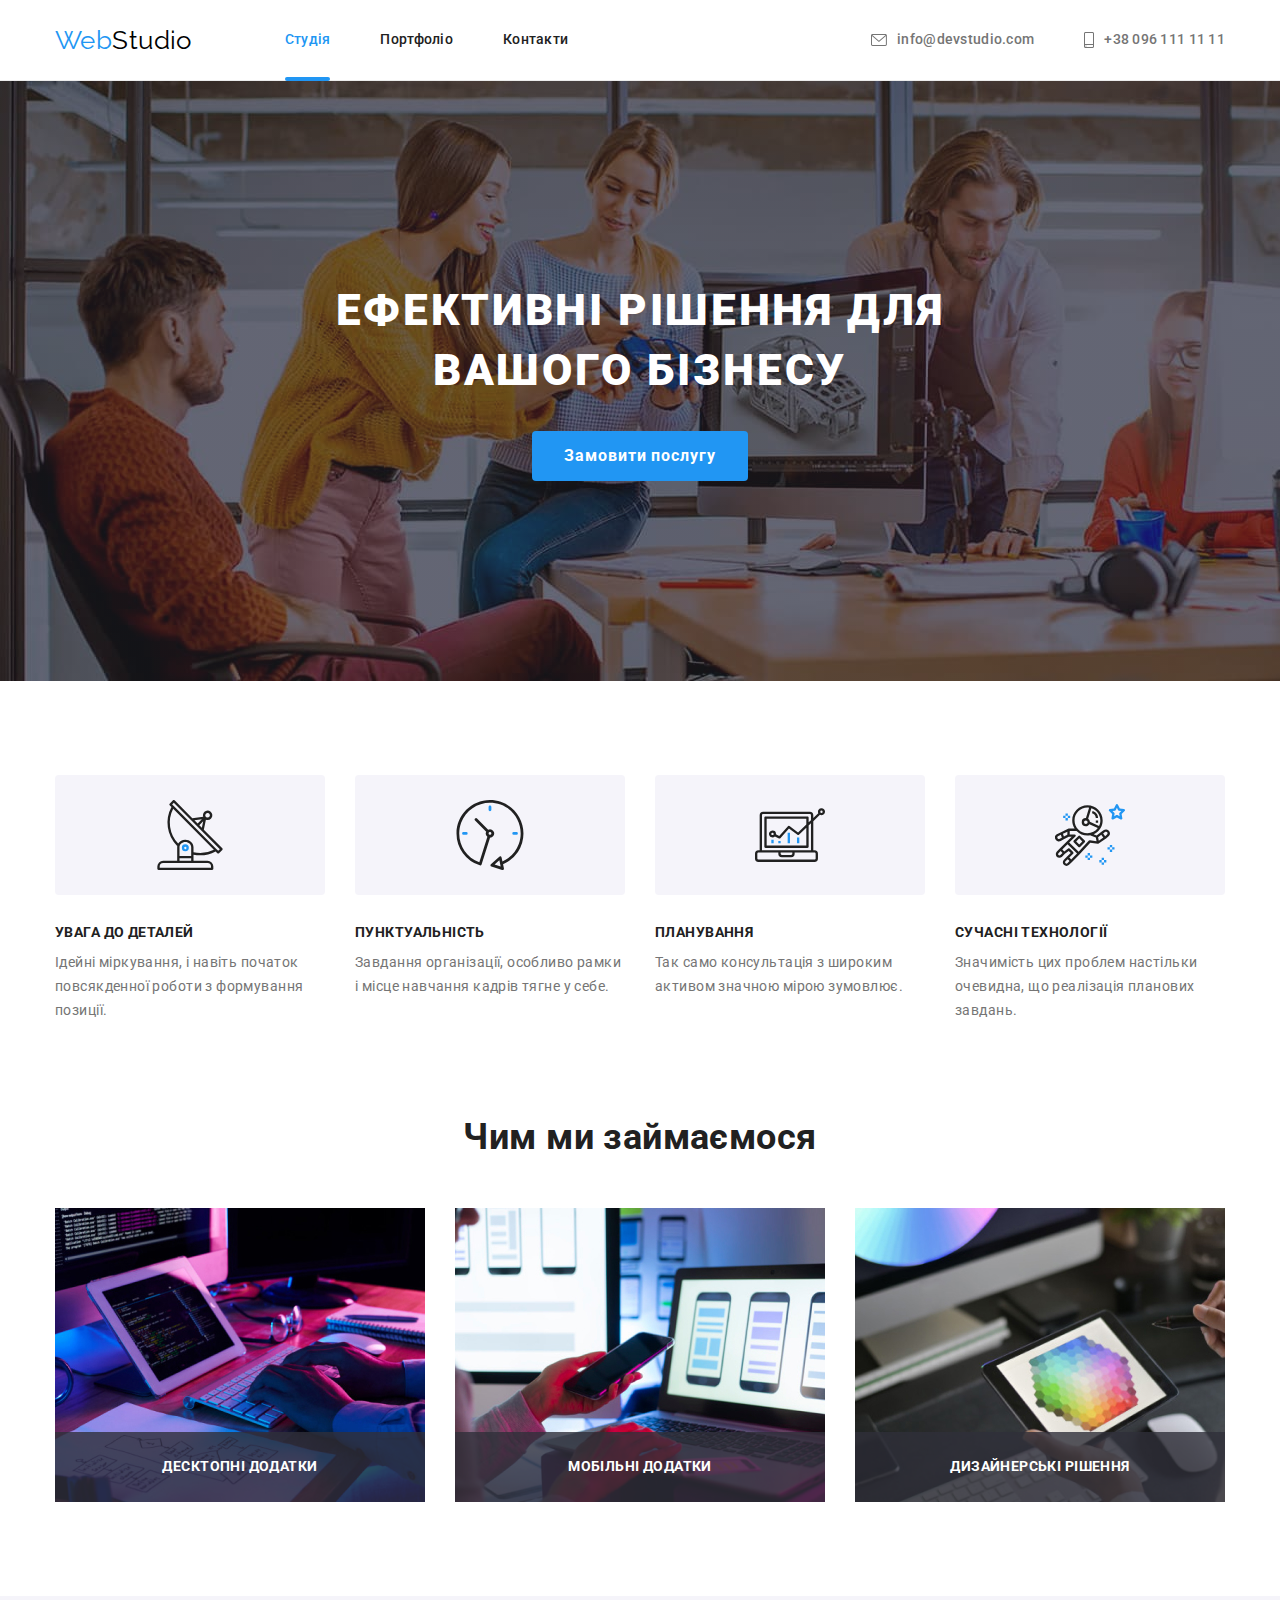
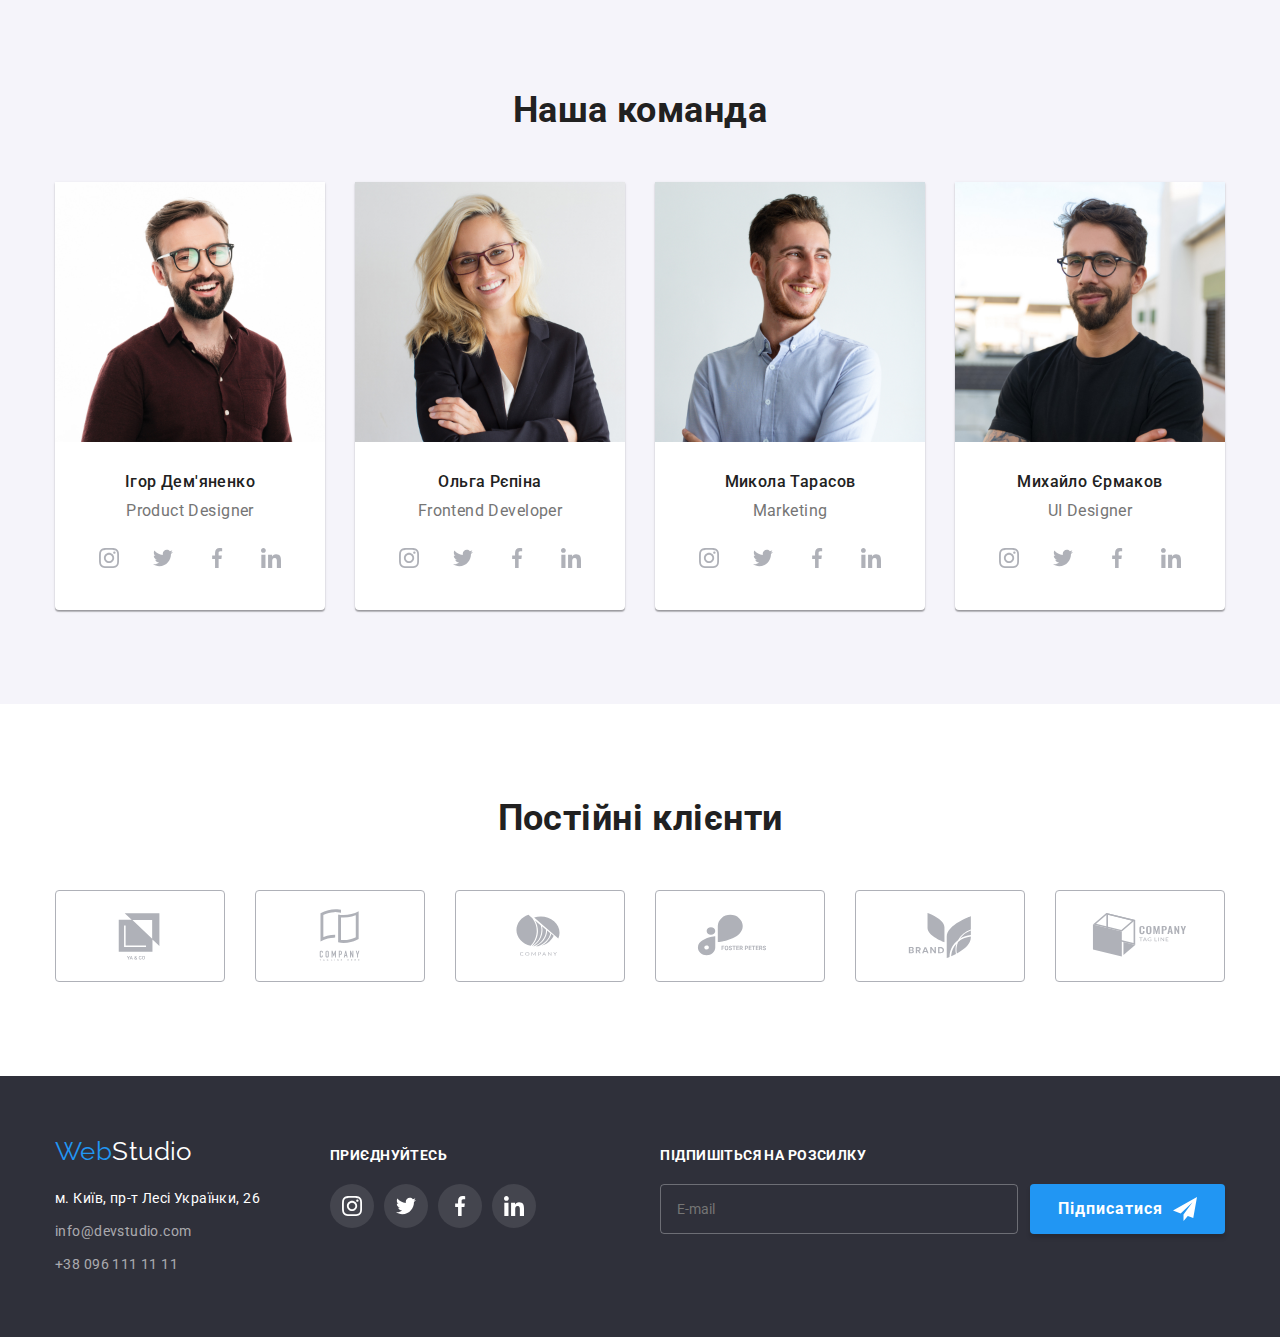
<file: index.html>
<!DOCTYPE html>
<html lang="uk">
	<head>
		<meta charset="UTF-8" />
		<meta http-equiv="X-UA-Compatible" content="IE=edge" />
		<meta name="viewport" content="width=device-width, initial-scale=1.0" />
		<title>Document</title>
		<link rel="preconnect" href="https://fonts.googleapis.com" />
		<link rel="preconnect" href="https://fonts.gstatic.com" crossorigin />
		<link
			href="https://fonts.googleapis.com/css2?family=Raleway:wght@700&family=Roboto:wght@400;500;700;900&display=swap"
			rel="stylesheet"
		/>
		<link
			rel="stylesheet"
			href="https://cdnjs.cloudflare.com/ajax/libs/modern-normalize/1.1.0/modern-normalize.min.css"
		/>
		<link rel="stylesheet" href="./css/style.css" />
	</head>
	<body class="no-scroll">
		<!-- Шапка сайта -->
		<header class="page-header">
			<nav class="conteiner main-nav">
				<a href="./index.html" class="logo link">Web<span class="logo-header">Studio</span></a>

				<ul class="site-nav list">
					<li class="item"><a href="./index.html" class="link current">Студія</a></li>
					<li class="item"><a href="./portfolio.html" class="link">Портфоліо</a></li>
					<li class="item"><a href="#" class="link">Контакти</a></li>
				</ul>
				<ul class="site-con list">
					<li class="site-con-item"
						><a href="mailto:info@devstudio.com" class="mail-item link text"
							><svg viewBox="0 0 43 32" width="16" class="icon">
								<use xlink:href="./images/sprite.svg#icon-envelope"></use></svg
							>info@devstudio.com</a
						></li
					>
					<li class="site-con-item"
						><a href="tel:+380961111111" class="phone-item link text"
							><svg viewBox="0 0 20 32" width="10" class="icon">
								<use xlink:href="./images/sprite.svg#icon-smartphone"></use></svg
							>+38 096 111 11 11</a
						></li
					>
				</ul>
			</nav>
		</header>
		<main>
			<!-- Герой -->
			<section class="hero hero-bg">
				<h1 class="hero-title">Ефективні рішення для вашого бізнесу</h1>
				<!-- <a href="">Замовити послугу</a> -->
				<button type="button" class="button primary" data-modal-open>Замовити послугу</button>
				<div class="backdrop is-hidden" data-modal>
					<div class="modal">
						<button class="modal-btn" data-modal-close>
							<svg viewBox="0 0 32 32" width="18">
								<use xlink:href="./images/sprite.svg#icon-close"></use>
							</svg>
						</button>
						<p class="modal-title">Залиште свої дані, ми вам передзвонимо</p>
						<form action="#" class="modal-form">
							<div class="form-element">
								<label for="name" class="form-label">Ім'я</label>
								<div class="input-wrap">
									<input type="text" id="name" class="form-input" />
									<svg class="modal-icon" viewBox="0 0 32 32" width="18">
										<use xlink:href="./images/sprite.svg#icon-person-black"></use></svg
								></div>
							</div>
							<div class="form-element"
								><label for="telephone" class="form-label">Телефон</label>
								<div class="input-wrap">
									<input type="tel" name="telephone" id="telephone" class="form-input" />

									<svg class="modal-icon" viewBox="0 0 32 32" width="18">
										<use xlink:href="./images/sprite.svg#icon-phone-black"></use></svg></div
							></div>

							<div class="form-element">
								<label for="email" class="form-label">Пошта</label>
								<div class="input-wrap">
									<input type="email" name="email" id="email" class="form-input" />

									<svg class="modal-icon" viewBox="0 0 32 32" width="18">
										<use xlink:href="./images/sprite.svg#icon-email-black"></use></svg></div
							></div>
							<div class="form-element">
								<label for="coment" class="form-label">Коментар</label>
								<textarea name="coment" id="coment" cols="30" rows="10" placeholder="Введіть текст"></textarea>
							</div>
							<div class="form-element-checkbox">
								<label for="checkbox-label" class="checkbox-label"
									><input class="checkbox" name="topik" type="checkbox" id="checkbox-label" /><svg
										class="checkbox-icon"
										viewBox="0 0 34 32"
										width="18"
									>
										<use xlink:href="./images/sprite.svg#icon-check"></use></svg
									>Погоджуюся з розсилкою та приймаю
								</label>
								<a href=""> Умови договору</a>
							</div>

							<button type="submit" class="button">Відправити</button>
						</form>
					</div>
				</div>
			</section>
			<!--feature Skills -->
			<section class="section feature">
				<div class="conteiner">
					<h2 class="visually-hidden">Скіллс</h2>
					<ul class="feature-list list">
						<li class="feature-item icon-one">
							<h3 class="title">УВАГА ДО ДЕТАЛЕЙ</h3>
							<p class="text"> Ідейні міркування, і навіть початок повсякденної роботи з формування позиції. </p>
						</li>
						<li class="feature-item icon-two">
							<h3 class="title">ПУНКТУАЛЬНІСТЬ</h3>
							<p class="text"> Завдання організації, особливо рамки і місце навчання кадрів тягне у себе. </p>
						</li>
						<li class="feature-item icon-three">
							<h3 class="title">ПЛАНУВАННЯ</h3>
							<p class="text"> Так само консультація з широким активом значною мірою зумовлює. </p>
						</li>
						<li class="feature-item icon-foure">
							<h3 class="title">СУЧАСНІ ТЕХНОЛОГІЇ</h3>
							<p class="text"> Значимість цих проблем настільки очевидна, що реалізація планових завдань. </p>
						</li>
					</ul>
				</div>
			</section>
			<!-- Work -->
			<section class="section work">
				<div class="conteiner">
					<h2 class="section-title">Чим ми займаємося</h2>
					<ul class="work-list list">
						<li class="work-item"
							><img src="./images/box1.jpg" alt="кодінг" width="370" />
							<p>Десктопні додатки</p>
						</li>
						<li class="work-item"
							><img src="./images/img.jpg" alt="адаптація" width="370" />
							<p>Мобільні додатки</p>
						</li>
						<li class="work-item"
							><img src="./images/box3.jpg" alt="вибір кольору" width="370" />
							<p>Дизайнерські рішення</p>
						</li>
					</ul>
				</div>
			</section>
			<!-- team -->
			<section class="section team">
				<div class="conteiner">
					<h2 class="section-title">Наша команда</h2>
					<ul class="team-list list">
						<li class="team-item">
							<img src="./images/img-4.jpg" alt="Ігор Дем'яненко" width="270" />
							<h3 class="title">Ігор Дем'яненко</h3>
							<p class="text">Product Designer</p>
							<ul class="social-item-list list">
								<li class="social-item">
									<a href="">
										<svg viewBox="0 0 100 100" width="20">
											<use xlink:href="./images/sprite.svg#icon-instagram"></use>
										</svg>
									</a>
								</li>
								<li class="social-item"
									><a href="">
										<svg viewBox="0 0 100 100" width="20">
											<use xlink:href="./images/sprite.svg#icon-twitter"></use>
										</svg> </a
								></li>
								<li class="social-item"
									><a href="">
										<svg viewBox="0 0 100 100" width="20">
											<use xlink:href="./images/sprite.svg#icon-facebook"></use>
										</svg> </a
								></li>
								<li class="social-item"
									><a href="">
										<svg viewBox="0 0 100 100" width="20">
											<use xlink:href="./images/sprite.svg#icon-linkedin"></use>
										</svg> </a
								></li>
							</ul>
						</li>
						<li class="team-item">
							<img src="./images/img-1.jpg" alt="Ольга Рєпіна" width="270" />
							<h3 class="title">Ольга Рєпіна</h3>
							<p class="text">Frontend Developer</p>
							<ul class="social-item-list list">
								<li class="social-item">
									<a href="">
										<svg viewBox="0 0 100 100" width="20">
											<use xlink:href="./images/sprite.svg#icon-instagram"></use>
										</svg>
									</a>
								</li>
								<li class="social-item"
									><a href="">
										<svg viewBox="0 0 100 100" width="20">
											<use xlink:href="./images/sprite.svg#icon-twitter"></use>
										</svg> </a
								></li>
								<li class="social-item"
									><a href="">
										<svg viewBox="0 0 100 100" width="20">
											<use xlink:href="./images/sprite.svg#icon-facebook"></use>
										</svg> </a
								></li>
								<li class="social-item"
									><a href="">
										<svg viewBox="0 0 100 100" width="20">
											<use xlink:href="./images/sprite.svg#icon-linkedin"></use>
										</svg> </a
								></li>
							</ul>
						</li>
						<li class="team-item">
							<img src="./images/img-2.jpg" alt="Микола Тарасов" width="270" />
							<h3 class="title">Микола Тарасов</h3>
							<p class="text">Marketing</p>
							<ul class="social-item-list list">
								<li class="social-item">
									<a href="">
										<svg viewBox="0 0 100 100" width="20">
											<use xlink:href="./images/sprite.svg#icon-instagram"></use>
										</svg>
									</a>
								</li>
								<li class="social-item"
									><a href="">
										<svg viewBox="0 0 100 100" width="20">
											<use xlink:href="./images/sprite.svg#icon-twitter"></use>
										</svg> </a
								></li>
								<li class="social-item"
									><a href="">
										<svg viewBox="0 0 100 100" width="20">
											<use xlink:href="./images/sprite.svg#icon-facebook"></use>
										</svg> </a
								></li>
								<li class="social-item"
									><a href="">
										<svg viewBox="0 0 100 100" width="20">
											<use xlink:href="./images/sprite.svg#icon-linkedin"></use>
										</svg> </a
								></li>
							</ul>
						</li>
						<li class="team-item">
							<img src="./images/img-3.jpg" alt="Михайло Єрмаков" width="270" />
							<h3 class="title">Михайло Єрмаков</h3>
							<p class="text">UI Designer</p>
							<ul class="social-item-list list">
								<li class="social-item">
									<a href="">
										<svg viewBox="0 0 100 100" width="20">
											<use xlink:href="./images/sprite.svg#icon-instagram"></use>
										</svg>
									</a>
								</li>
								<li class="social-item"
									><a href="">
										<svg viewBox="0 0 100 100" width="20">
											<use xlink:href="./images/sprite.svg#icon-twitter"></use>
										</svg> </a
								></li>
								<li class="social-item"
									><a href="">
										<svg viewBox="0 0 100 100" width="20">
											<use xlink:href="./images/sprite.svg#icon-facebook"></use>
										</svg> </a
								></li>
								<li class="social-item"
									><a href="">
										<svg viewBox="0 0 100 100" width="20">
											<use xlink:href="./images/sprite.svg#icon-linkedin"></use>
										</svg> </a
								></li>
							</ul>
						</li>
					</ul>
				</div>
			</section>
			<!-- Client -->
			<section class="section client">
				<div class="conteiner">
					<h2 class="section-title">Постійні клієнти</h2>
					<ul class="client-list list">
						<li class="client-item"
							><a href="">
								<svg viewBox="0 0 57 32" width="106" class="client-icon">
									<use xlink:href="./images/sprite.svg#icon-Logo"></use></svg></a
						></li>
						<li class="client-item"
							><a href=""
								><svg viewBox="0 0 57 32" width="106" class="client-icon">
									<use xlink:href="./images/sprite.svg#icon-Logo-1"></use></svg></a
						></li>
						<li class="client-item"
							><a href=""
								><svg viewBox="0 0 57 32" width="106" class="client-icon">
									<use xlink:href="./images/sprite.svg#icon-Logo-2"></use></svg></a
						></li>
						<li class="client-item"
							><a href=""
								><svg viewBox="0 0 57 32" width="106" class="client-icon">
									<use xlink:href="./images/sprite.svg#icon-Logo-3"></use></svg></a
						></li>
						<li class="client-item"
							><a href=""
								><svg viewBox="0 0 57 32" width="106" class="client-icon">
									<use xlink:href="./images/sprite.svg#icon-Logo-4"></use></svg></a
						></li>
						<li class="client-item"
							><a href=""
								><svg viewBox="0 0 57 32" width="106" class="client-icon">
									<use xlink:href="./images/sprite.svg#icon-Logo-5"></use></svg></a
						></li>
					</ul>
				</div>
			</section>
		</main>
		<!-- Footer -->
		<footer class="footer-bg">
			<div class="conteiner footer-box">
				<div class="address">
					<a href="./index.html" class="logo footer">Web<span class="logo-footer">Studio</span></a>
					<address>
						<ul class="footer-list list">
							<li>
								<a href="https://goo.gl/maps/hFcLkhoPXMKdGGqA7" target="_blank"> м. Київ, пр-т Лесі Українки, 26 </a>
							</li>
							<li><a href="mailto:info@devstudio.com" class="footer-list-link">info@devstudio.com</a></li>
							<li><a href="tel:+380961111111" class="footer-list-link">+38 096 111 11 11</a></li>
						</ul>
					</address>
				</div>
				<div class="footer-social">
					<p class="text">ПРИЄДНУЙТЕСЬ</p>
					<ul class="social-item-list list">
						<li class="social-item">
							<a href="">
								<svg viewBox="0 0 100 100" width="20">
									<use xlink:href="./images/sprite.svg#icon-instagram"></use>
								</svg>
							</a>
						</li>
						<li class="social-item"
							><a href="">
								<svg viewBox="0 0 100 100" width="20">
									<use xlink:href="./images/sprite.svg#icon-twitter"></use>
								</svg> </a
						></li>
						<li class="social-item"
							><a href="">
								<svg viewBox="0 0 100 100" width="20">
									<use xlink:href="./images/sprite.svg#icon-facebook"></use>
								</svg> </a
						></li>
						<li class="social-item"
							><a href="">
								<svg viewBox="0 0 100 100" width="20">
									<use xlink:href="./images/sprite.svg#icon-linkedin"></use></svg></a
						></li>
					</ul>
				</div>

				<div class="footer-user">
					<p class="text">Підпишіться на розсилку</p>
					<form class="user-field">
						<input type="text" name="autor" placeholder="E-mail" />
						<button class="button-user" type="submit">
							Підписатися
							<svg class="user-icon" viewBox="0 0 32 32" width="24">
								<use xlink:href="./images/sprite.svg#icon-icon-send"></use></svg></button
					></form>
				</div>
			</div>
		</footer>
		<script src="./js/modal.js"></script>
	</body>
</html>
</file>
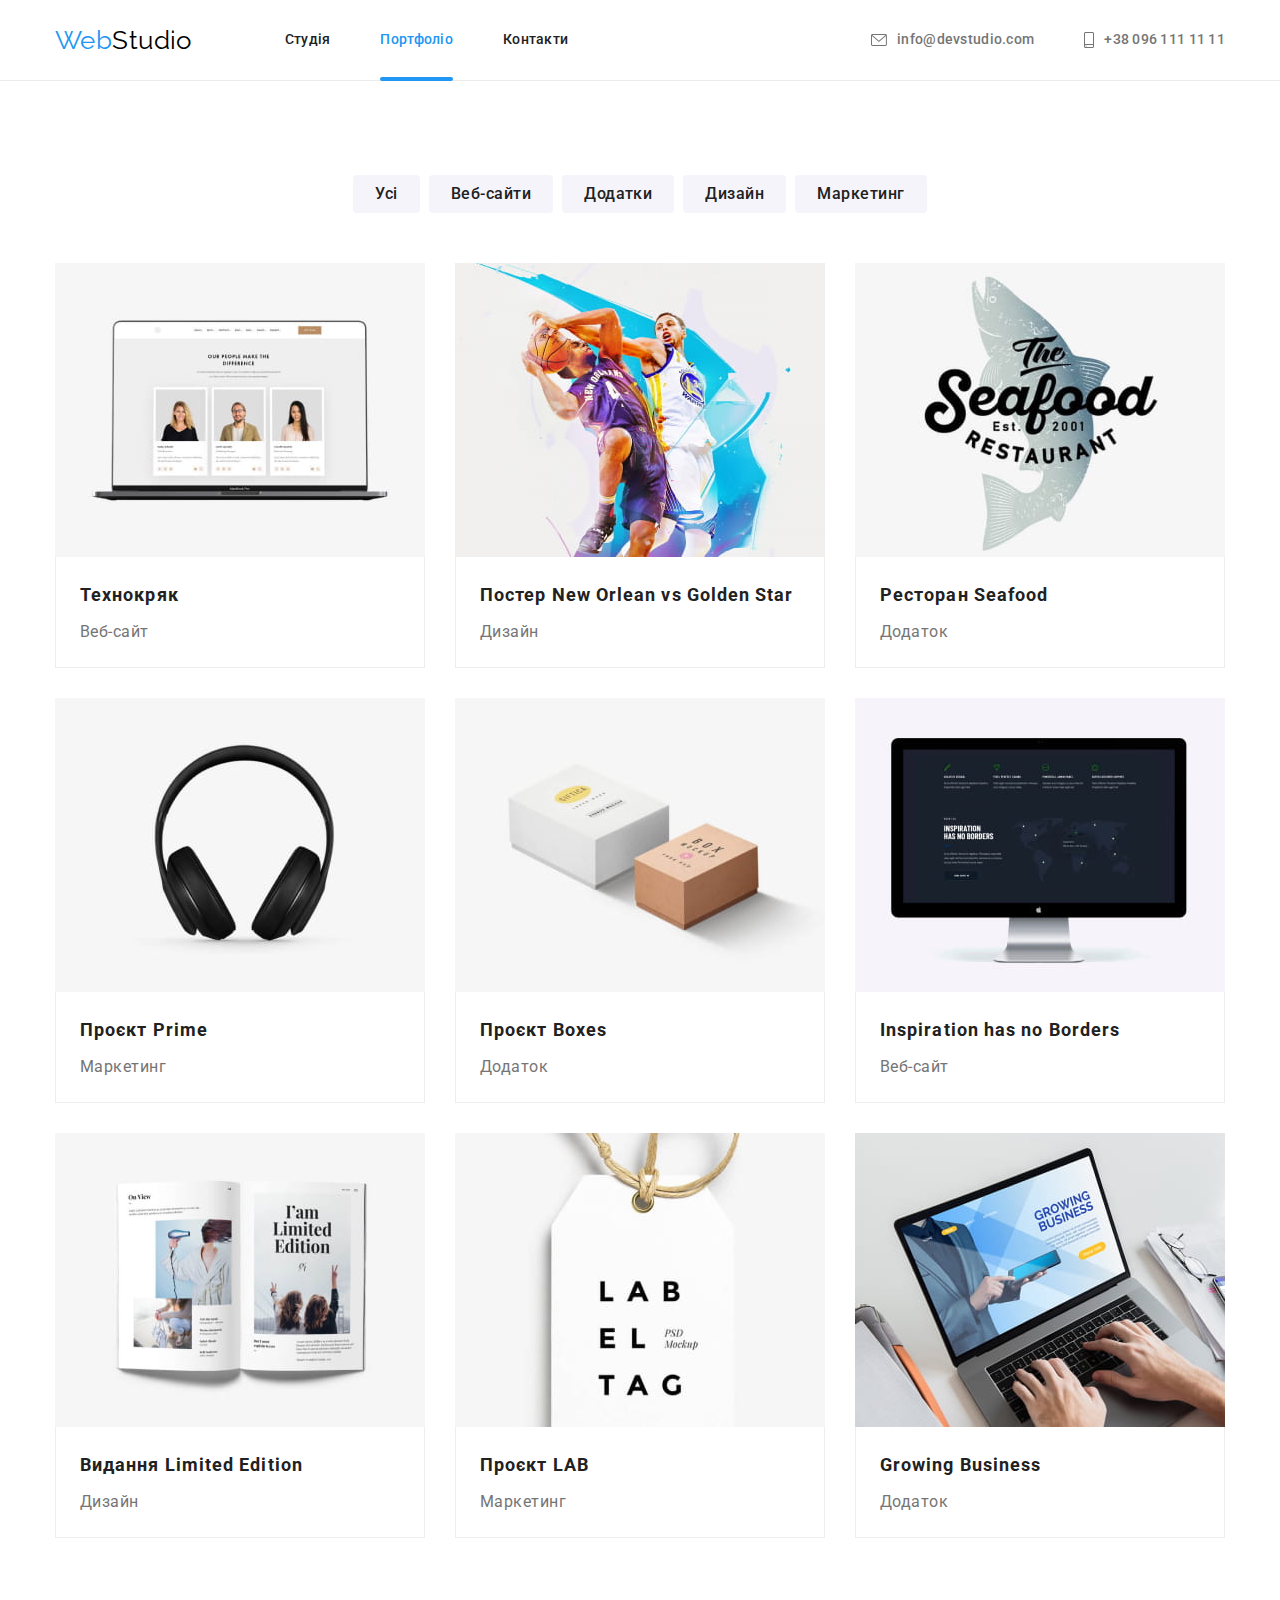
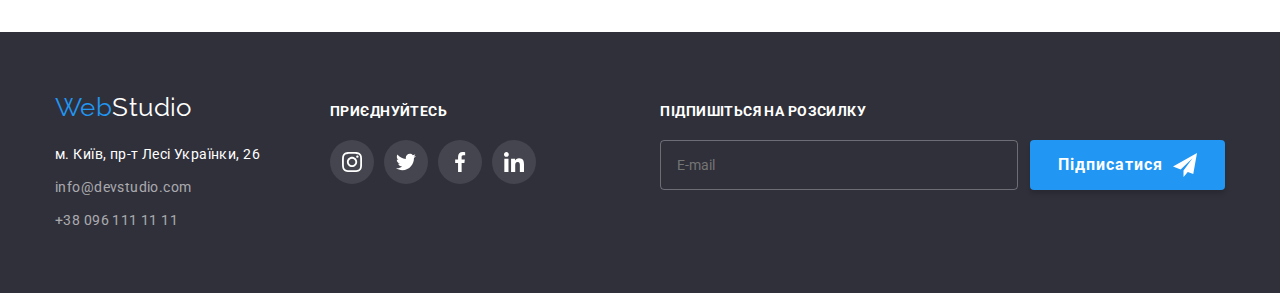
<file: portfolio.html>
<!DOCTYPE html>
<html lang="uk">
	<head>
		<meta charset="UTF-8" />
		<meta http-equiv="X-UA-Compatible" content="IE=edge" />
		<meta name="viewport" content="width=device-width, initial-scale=1.0" />
		<title>Document</title>
		<link rel="preconnect" href="https://fonts.googleapis.com" />
		<link rel="preconnect" href="https://fonts.gstatic.com" crossorigin />
		<link
			href="https://fonts.googleapis.com/css2?family=Raleway:wght@700&family=Roboto:wght@400;500;700;900&display=swap"
			rel="stylesheet"
		/>
		<link
			rel="stylesheet"
			href="https://cdnjs.cloudflare.com/ajax/libs/modern-normalize/1.1.0/modern-normalize.min.css"
		/>
		<link rel="stylesheet" href="./css/style.css" />
	</head>
	<body>
		<!-- Шапка сайта -->
		<header class="page-header">
			<nav class="conteiner main-nav">
				<a href="./index.html" class="logo link">Web<span class="logo-header">Studio</span></a>
				<ul class="site-nav list">
					<li class="item"><a href="./index.html" class="link">Студія</a></li>
					<li class="item"><a href="./portfolio.html" class="link current">Портфоліо</a></li>
					<li class="item"><a href="#" class="link">Контакти</a></li>
				</ul>
				<ul class="site-con list">
					<li class="site-con-item"
						><a href="mailto:info@devstudio.com" class="mail-item link text"
							><svg viewBox="0 0 43 32" width="16" class="icon">
								<use xlink:href="./images/sprite.svg#icon-envelope"></use></svg
							>info@devstudio.com</a
						></li
					>
					<li class="site-con-item"
						><a href="tel:+380961111111" class="phone-item link text"
							><svg viewBox="0 0 20 32" width="10" class="icon">
								<use xlink:href="./images/sprite.svg#icon-smartphone"></use></svg
							>+38 096 111 11 11</a
						></li
					>
				</ul>
			</nav>
		</header>
		<main>
			<!-- Navigation filter -->
			<section class="section">
				<div class="conteiner">
					<h1 class="visually-hidden">Navigation filter</h1>
					<ul class="filter-button list">
						<li class="Filter-btn"><button type="button" class="button secondary">Усі</button></li>
						<li class="Filter-btn"><button type="button" class="button secondary">Веб-сайти</button></li>
						<li class="Filter-btn"><button type="button" class="button secondary">Додатки</button></li>
						<li class="Filter-btn"><button type="button" class="button secondary">Дизайн</button></li>
						<li class="Filter-btn"><button type="button" class="button secondary">Маркетинг</button></li>
					</ul>

					<ul class="filter-list list">
						<li class="filter-item">
							<a href="" class="filter-item-list">
								<div class="product-tumb">
									<img src="./images/portfolio/img.jpg" alt="Веб-сайт_01" width="370" />
									<div class="submenu">
										<p
											>Ресурс пропонує комплексні пропозиції з різним рівнем функціоналу та сервісів. Все це дозволить
											відвідувачу отримати вичерпні відомості про компанію чи приватну особу.</p
										>
									</div>
								</div>

								<div class="border">
									<h2 class="title">Технокряк</h2>
									<p class="text">Веб-сайт</p>
								</div>
							</a>
						</li>
						<li class="filter-item">
							<a href="" class="filter-item-list">
								<div class="product-tumb">
									<img src="./images/portfolio/img-1.jpg" alt="Дизайн_01" width="370" />
									<div class="submenu">
										<p
											>Ресурс пропонує комплексні пропозиції з різним рівнем функціоналу та сервісів. Все це дозволить
											відвідувачу отримати вичерпні відомості про компанію чи приватну особу.</p
										>
									</div>
								</div>
								<div class="border">
									<h2 class="title">Постер New Orlean vs Golden Star</h2>
									<p class="text">Дизайн</p>
								</div>
							</a>
						</li>
						<li class="filter-item">
							<a href="" class="filter-item-list">
								<div class="product-tumb">
									<img src="./images/portfolio/img-2.jpg" alt="Додаток_01" width="370" />
									<div class="submenu">
										<p
											>Ресурс пропонує комплексні пропозиції з різним рівнем функціоналу та сервісів. Все це дозволить
											відвідувачу отримати вичерпні відомості про компанію чи приватну особу.</p
										>
									</div>
								</div>
								<div class="border">
									<h2 class="title">Ресторан Seafood</h2>
									<p class="text">Додаток</p>
								</div>
							</a>
						</li>
						<li class="filter-item">
							<a href="" class="filter-item-list">
								<div class="product-tumb">
									<img src="./images/portfolio/img-3.jpg" alt="Маркетинг_01" width="370" />
									<div class="submenu">
										<p
											>Ресурс пропонує комплексні пропозиції з різним рівнем функціоналу та сервісів. Все це дозволить
											відвідувачу отримати вичерпні відомості про компанію чи приватну особу.</p
										>
									</div>
								</div>
								<div class="border">
									<h2 class="title">Проєкт Prime</h2>
									<p class="text">Маркетинг</p>
								</div>
							</a>
						</li>
						<li class="filter-item">
							<a href="" class="filter-item-list">
								<div class="product-tumb">
									<img src="./images/portfolio/img-4.jpg" alt="Додаток_02" width="370" />
									<div class="submenu">
										<p
											>Ресурс пропонує комплексні пропозиції з різним рівнем функціоналу та сервісів. Все це дозволить
											відвідувачу отримати вичерпні відомості про компанію чи приватну особу.</p
										>
									</div>
								</div>
								<div class="border">
									<h2 class="title">Проєкт Boxes</h2>
									<p class="text">Додаток</p>
								</div>
							</a>
						</li>
						<li class="filter-item">
							<a href="" class="filter-item-list">
								<div class="product-tumb">
									<img src="./images/portfolio/img-5.jpg" alt="Веб-сайт_02" width="370" />
									<div class="submenu">
										<p
											>Ресурс пропонує комплексні пропозиції з різним рівнем функціоналу та сервісів. Все це дозволить
											відвідувачу отримати вичерпні відомості про компанію чи приватну особу.</p
										>
									</div>
								</div>
								<div class="border">
									<h2 class="title">Inspiration has no Borders</h2>
									<p class="text">Веб-сайт</p>
								</div>
							</a>
						</li>
						<li class="filter-item">
							<a href="" class="filter-item-list">
								<div class="product-tumb">
									<img src="./images/portfolio/img-6.jpg" alt="Дизайн_02" width="370" />
									<div class="submenu">
										<p
											>Ресурс пропонує комплексні пропозиції з різним рівнем функціоналу та сервісів. Все це дозволить
											відвідувачу отримати вичерпні відомості про компанію чи приватну особу.</p
										>
									</div>
								</div>
								<div class="border">
									<h2 class="title">Видання Limited Edition</h2>
									<p class="text">Дизайн</p>
								</div>
							</a>
						</li>
						<li class="filter-item">
							<a href="" class="filter-item-list">
								<div class="product-tumb">
									<img src="./images/portfolio/img-7.jpg" alt="Маркетинг_02" width="370" />
									<div class="submenu">
										<p
											>Ресурс пропонує комплексні пропозиції з різним рівнем функціоналу та сервісів. Все це дозволить
											відвідувачу отримати вичерпні відомості про компанію чи приватну особу.</p
										>
									</div>
								</div>
								<div class="border">
									<h2 class="title">Проєкт LAB</h2>
									<p class="text">Маркетинг</p>
								</div>
							</a>
						</li>
						<li class="filter-item">
							<a href="" class="filter-item-list">
								<div class="product-tumb">
									<img src="./images/portfolio/img-8.jpg" alt="Додаток_03" width="370" />
									<div class="submenu">
										<p
											>Ресурс пропонує комплексні пропозиції з різним рівнем функціоналу та сервісів. Все це дозволить
											відвідувачу отримати вичерпні відомості про компанію чи приватну особу.</p
										>
									</div>
								</div>
								<div class="border">
									<h2 class="title">Growing Business</h2>
									<p class="text">Додаток</p>
								</div>
							</a>
						</li>
					</ul>
				</div>
			</section>
		</main>
		<footer class="footer-bg">
			<div class="conteiner footer-box">
				<div class="address">
					<a href="./index.html" class="logo footer">Web<span class="logo-footer">Studio</span></a>
					<address>
						<ul class="footer-list list">
							<li>
								<a href="https://goo.gl/maps/hFcLkhoPXMKdGGqA7" target="_blank"> м. Київ, пр-т Лесі Українки, 26 </a>
							</li>
							<li><a href="mailto:info@devstudio.com" class="footer-list-link">info@devstudio.com</a></li>
							<li><a href="tel:+380961111111" class="footer-list-link">+38 096 111 11 11</a></li>
						</ul>
					</address>
				</div>
				<div class="footer-social">
					<p class="text">ПРИЄДНУЙТЕСЬ</p>
					<ul class="social-item-list list">
						<li class="social-item">
							<a href="">
								<svg viewBox="0 0 100 100" width="20">
									<use xlink:href="./images/sprite.svg#icon-instagram"></use>
								</svg>
							</a>
						</li>
						<li class="social-item"
							><a href="">
								<svg viewBox="0 0 100 100" width="20">
									<use xlink:href="./images/sprite.svg#icon-twitter"></use>
								</svg> </a
						></li>
						<li class="social-item"
							><a href="">
								<svg viewBox="0 0 100 100" width="20">
									<use xlink:href="./images/sprite.svg#icon-facebook"></use>
								</svg> </a
						></li>
						<li class="social-item"
							><a href="">
								<svg viewBox="0 0 100 100" width="20">
									<use xlink:href="./images/sprite.svg#icon-linkedin"></use></svg></a
						></li>
					</ul>
				</div>

				<div class="footer-user">
					<p class="text">Підпишіться на розсилку</p>
					<div class="user-field">
						<input type="text" name="autor" placeholder="E-mail" />
						<button class="button-user" type="submit">
							Підписатися
							<svg class="user-icon" viewBox="0 0 32 32" width="24">
								<use xlink:href="./images/sprite.svg#icon-icon-send"></use></svg></button
					></div>
				</div>
			</div>
		</footer>
	</body>
</html>
</file>
<file: css/style.css>
/* Logo-color #2196F3 #000000  */
/* text-color #212121 #757575 */
/* blue #2196F3 */
/* white #FFFFFF */
/* footer color: rgba(255, 255, 255, 0.6); */
/* background color #FFFFFF #2F303A #F5F5F5 #F5F4FA  */
:root {
	--primary-text-color: #212121;
	--paragraph-text-color: #757575;
	--accent-color: #2196f3;
	--primary-white-color: #ffffff;
	--secondary-color: #f5f4fa;
	--bg-secondary-color: #2f303a;
	--icon-color: #afb1b8;
}

h1,
h2,
h3,
h4,
h5,
h6,
ul,
p {
	margin: 0;
}
ul {
	padding: 0;
}

.conteiner {
	width: 1200px;
	padding-left: 15px;
	padding-right: 15px;
	margin: 0 auto;
}

body {
	background: var(--primary-white-color);
	color: var(--primary-text-color);
	font-size: 14px;
	font-family: Roboto, sans-serif;
	letter-spacing: 0.03em;
}

.text {
	color: var(--paragraph-text-color);
	/* font-size: 14px; */
	line-height: 1.71;
}

.list {
	list-style: none;
}

/* Logo */
.logo > span:hover,
.logo > span:focus {
	color: var(--accent-color);
}

.logo {
	color: var(--accent-color);
	font-family: Raleway, sans-serif;
	font-size: 26px;
	line-height: 1.19;
	text-decoration: none;
}
.logo-header {
	color: #000000;
}

.logo-footer {
	color: var(--primary-white-color);
}
/* Header */

.page-header {
	border-bottom: 1px solid #ececec;
}

.main-nav {
	display: flex;
	align-items: center;
}

/* Site-nav */

.site-nav {
	display: flex;
	margin-left: 93px;
	/* position: relative; */
}

.site-nav .item:not(:last-child),
.site-con :not(:last-child) {
	margin-right: 50px;
}

.site-nav .link {
	display: block;
	padding-top: 32px;
	padding-bottom: 32px;
	color: var(--primary-text-color);
	font-weight: 500;
	/* font-size: 14px; */
	line-height: 1.14;
	letter-spacing: 0.02em;
	text-decoration: none;

	transition-property: color;
	transition-duration: 250ms;
	transition-timing-function: cubic-bezier(0.4, 0, 0.2, 1);
}

.site-nav .link:hover,
.site-nav .link:focus {
	color: var(--accent-color);
}

.site-nav .link.current {
	color: var(--accent-color);
	position: relative;
	display: block;
}

.site-nav .link.current::after {
	position: absolute;
	display: block;
	bottom: -1px;
	content: "";
	width: 100%;
	height: 4px;
	background-color: var(--accent-color);
	border-radius: 2px;
}

.site-con {
	display: flex;
	margin-left: auto;
}
.icon {
	display: flex;
	align-items: center;
	margin-right: 10px;
	fill: var(--icon-color);
	--icon-color: currentColor;
}

.site-con-item a {
	display: flex;
	fill: var(--icon-color);
	/* outline: 1px solid tomato; */
}

.site-con .link {
	font-weight: 500;

	/* font-size: 14px; */
	line-height: 1.14;
	letter-spacing: 0.02em;
	text-decoration: none;

	transition-property: background-color;
	transition-duration: 250ms;
	transition-timing-function: cubic-bezier(0.4, 0, 0.2, 1);
}

.site-con .link:hover,
.site-con .link:focus {
	color: var(--accent-color);
	fill: var(--accent-color);
}

/* Hero */
/* 
.no-scroll {
	overflow: hidden;
} */

.backdrop {
	z-index: 1;
	position: fixed;
	top: 0;
	left: 0;
	width: 100%;
	height: 100%;
	background-color: rgba(0, 0, 0, 0.2);
	opacity: 1;
	visibility: visible;

	transition: opacity 250ms cubic-bezier(0.4, 0, 0.2, 1), visibility 250ms cubic-bezier(0.4, 0, 0.2, 1);
}

.backdrop.is-hidden {
	opacity: 0;
	pointer-events: none;
}

.backdrop.is-hidden .modal {
	transform: translate(-50%, -50%);
}

.modal {
	position: absolute;
	min-width: 528px;
	min-height: 581px;
	padding: 40px;
	left: 50%;
	top: 50%;
	transform: translate(-50%, -50%);
	/* 
	transition: transform 500ms cubic-bezier(0.4, 0, 0.2, 1); */
	background-color: var(--primary-white-color);
	box-shadow: 0px 1px 3px rgba(0, 0, 0, 0.12), 0px 1px 1px rgba(0, 0, 0, 0.14), 0px 2px 1px rgba(0, 0, 0, 0.2);
	border-radius: 4px;
	transition-duration: 500ms;
	transition-property: box-shadow, opacity, background-color;
	transition-timing-function: cubic-bezier(0.4, 0, 0.2, 1);
}

.modal-btn {
	display: flex;
	align-items: center;
	justify-content: center;
	position: absolute;
	width: 30px;
	height: 30px;
	right: 8px;
	top: 8px;

	background: var(--primary-white-color);
	border: 1px solid rgba(0, 0, 0, 0.1);
	border-radius: 50%;

	transition-duration: 250ms;
	transition-timing-function: cubic-bezier(0.4, 0, 0.2, 1);
}

.modal-btn:hover,
.modal-btn:focus {
	fill: var(--accent-color);
}

.modal-title {
	font-weight: 700;
	font-size: 20px;
	line-height: 23px;
	text-align: center;
	letter-spacing: 0.03em;

	margin-bottom: 12px;
}

.form-element {
	position: relative;
	display: flex;
	flex-direction: column;
	margin-bottom: 10px;
}

.input-wrap {
	position: relative;
}

.form-element label {
	display: flex;
	margin-bottom: 4px;
	color: var(--paragraph-text-color);
}

.form-element input {
	height: 40px;
	padding-left: 42px;
	width: 100%;
	border: 1px solid rgba(33, 33, 33, 0.2);
	border-radius: 4px;
	outline: none;
	transition-duration: 250ms;
	transition-timing-function: cubic-bezier(0.4, 0, 0.2, 1);
}
.form-input:hover,
.form-input:focus {
	border-color: var(--accent-color);
}
.form-input:hover + .modal-icon,
.form-input:focus + .modal-icon {
	fill: var(--accent-color);
}

.form-element textarea {
	padding: 12px 16px;
	height: 120px;
	resize: none;
	border: 1px solid rgba(33, 33, 33, 0.2);
	border-radius: 4px;
	outline: none;
	transition-duration: 250ms;
	transition-timing-function: cubic-bezier(0.4, 0, 0.2, 1);
}

.form-element textarea:hover,
.form-element textarea:focus {
	border-color: #2196f3;
}

.form-element:nth-child(4) {
	margin-bottom: 20px;
}

.form-element-checkbox {
	margin-bottom: 30px;
	display: flex;
	/* align-items: center; */
	color: var(--paragraph-text-color);
	justify-content: center;
	align-items: center;
}

.checkbox-label {
	display: flex;
	align-items: center;
	margin-right: 7px;
	/* outline: 1px solid tomato; */
}

.checkbox {
	appearance: none;
}

.checkbox-icon {
	display: inline-block;
	margin-right: 7px;
	/* align-items: baseline; */
	width: 16px;
	height: 15px;
	border-radius: 2px;
	border: 2px solid #000000;
	box-shadow: 0px 4px 4px rgba(0, 0, 0, 0.25);
}

.checkbox:checked + .checkbox-icon {
	background-color: #2196f3;
	border: transparent;
}

.modal-form .button {
	font-weight: 700;
	font-size: 16px;
	line-height: 1.88;
	letter-spacing: 0.06em;

	color: var(--primary-white-color);
	padding: 10px 52px;
	background: #2196f3;
	box-shadow: 0px 4px 4px rgba(0, 0, 0, 0.15);
	border-radius: 4px;
}
.form-element-checkbox a {
	text-decoration-line: underline;

	color: var(--accent-color);
}

.modal-icon {
	position: absolute;
	top: 50%;
	left: 12px;
	/* display: inline-block; */
	transform: translateY(-50%);
	transition-duration: 250ms;
	transition-timing-function: cubic-bezier(0.4, 0, 0.2, 1);
}

.hero {
	text-align: center;
	padding-top: 200px;
	padding-bottom: 200px;
}

.hero-title {
	max-width: 696px;
	margin: 0 auto;
	margin-bottom: 30px;

	color: var(--primary-white-color);
	font-weight: 900;
	font-size: 44px;
	line-height: 1.36;

	text-align: center;
	letter-spacing: 0.06em;
	text-transform: uppercase;
}

.hero-bg {
	height: 600px;
	max-width: 1600px;
	margin-left: auto;
	margin-right: auto;
	background-image: linear-gradient(to right, rgba(47, 48, 58, 0.4), rgba(47, 48, 58, 0.4)),
		url(../images/backgraund-hero.jpg);
	/* text-align: center; */
	background-color: var(--bg-secondary-color);
}

/* Section */

/* Hide heading */
.visually-hidden {
	position: absolute;
	white-space: nowrap;
	width: 1px;
	height: 1px;
	overflow: hidden;
	border: 0;
	padding: 0;
	clip: rect(0 0 0 0);
	clip-path: inset(50%);
	margin: -1px;
}

.section {
	padding-top: 94px;
	padding-bottom: 94px;
}

.section-title {
	margin-bottom: 50px;

	/* color: #212121; */
	font-weight: 700;
	font-size: 36px;
	line-height: 1.16;
	text-align: center;
}

/* feature */

.title {
	margin-bottom: 10px;
}

.feature {
	padding-bottom: 47px;
}

.feature-list {
	display: flex;
	/* max-width: 270px; */
	margin: auto;
}

.feature-item {
	max-width: 270px;
	margin-right: 30px;
}

.feature-item::before {
	display: block;
	content: "";
	height: 120px;
	background-color: var(--secondary-color);
	border-radius: 4px;
	margin-bottom: 30px;
	background-repeat: no-repeat;
	background-position: center;
	/* background-size: contain; */
}

.icon-one::before {
	background-image: url("../images/svg/antenna.svg");
}

.icon-two::before {
	background-image: url("../images/svg/clock.svg");
}

.icon-three::before {
	background-image: url("../images/svg/diagram.svg");
}

.icon-foure::before {
	background-image: url("../images/svg/astronaut.svg");
}

.feature-list .title {
	font-weight: 700;
	font-size: 14px;
	line-height: 1.14;
	text-transform: uppercase;
}

.feature-item:last-child {
	margin-right: 0;
}

/* Work */

.work-item p {
	display: flex;
	position: absolute;
	bottom: 0;
	width: 370px;
	height: 70px;
	font-weight: 700;
	font-size: 14px;
	line-height: 1.14;
	align-items: center;
	justify-content: center;
	letter-spacing: 0.03em;
	text-transform: uppercase;

	background: rgba(47, 48, 58, 0.8);

	color: #ffffff;
}

.work {
	padding-top: 47px;
}
.work-list {
	display: flex;
	justify-content: space-between;

	position: relative;
}
/* Team */

.team {
	background-color: var(--secondary-color);
}

.team-list {
	display: flex;
}

.team-item {
	margin-right: 30px;
	background: #ffffff;

	text-align: center;

	box-shadow: 0px 1px 3px rgba(0, 0, 0, 0.12), 0px 1px 1px rgba(0, 0, 0, 0.14), 0px 2px 1px rgba(0, 0, 0, 0.2);
	border-radius: 0px 0px 4px 4px;
}

.team-list .team-item:last-child {
	margin-right: 0;
}

.team-list .title {
	margin-top: 30px;

	font-weight: 500;
	font-size: 16px;
	line-height: 1.19;
}

.team-list .text {
	margin-bottom: 16px;

	font-size: 16px;
	line-height: 1.19;
}

.social-item-list {
	display: flex;
	justify-content: center;
	margin-bottom: 30px;
	gap: 10px;
}

.social-item a {
	display: flex;
	justify-content: center;
	fill: var(--icon-color);
	width: 44px;
	height: 44px;
	background-color: var(--primary-white-color);
	border-radius: 50%;

	transition-property: background-color;
	transition-duration: 250ms;
	transition-timing-function: cubic-bezier(0.4, 0, 0.2, 1);
}

.social-item a:hover,
.social-item a:focus {
	background: var(--accent-color);
	fill: var(--primary-white-color);
}

/* Clients */

.client-list {
	display: flex;
	justify-content: space-between;
}

.client-item {
	display: flex;
	justify-content: center;
	width: 170px;
	height: 92px;
	border: 1px solid #afb1b8;
	border-radius: 4px;

	transition-property: border;
	transition-duration: 250ms;
	transition-timing-function: cubic-bezier(0.4, 0, 0.2, 1);
}

.client-item a {
	display: flex;
	justify-content: center;
	fill: var(--icon-color);
	padding: 0 32px;

	transition-property: fill;
	transition-duration: 250ms;
	transition-timing-function: cubic-bezier(0.4, 0, 0.2, 1);
}

.client-item a:hover,
.client-item a:focus {
	fill: var(--accent-color);
}

.client-item:hover,
.client-item:focus {
	width: 170px;
	height: 92px;
	border: 1px solid var(--accent-color);
	border-radius: 4px;
}

/* footer */
.logo.footer {
	display: block;
	margin-bottom: 20px;
}

.footer-list li {
	margin-bottom: 9px;
}

.footer-list a {
	color: var(--primary-white-color);
	font-size: 14px;
	line-height: 1.71;
	text-decoration: none;
	font-style: normal;
}

.footer-list .footer-list-link {
	color: rgba(255, 255, 255, 0.6);
}

.footer-list a:hover,
.footer-list a:focus {
	color: var(--accent-color);
	transition-property: color;
	transition-duration: 250ms;
	transition-timing-function: cubic-bezier(0.4, 0, 0.2, 1);
}

.footer-bg {
	padding-top: 60px;
	padding-bottom: 60px;
	background-color: var(--bg-secondary-color);
}

.footer-list li:last-child {
	margin: 0;
}

.footer-box {
	display: flex;
	align-items: baseline;
}

.footer-social {
	width: 206px;
	margin-left: 70px;
}

.footer-social ul {
	margin-bottom: 0;
}
.footer-user .text,
.footer-social .text {
	font-weight: 700;
	font-size: 14px;
	line-height: 1.14;
	/* letter-spacing: 0.03em; */
	text-transform: uppercase;

	color: var(--primary-white-color);
	margin-bottom: 20px;
}

.footer-social .social-item a {
	fill: var(--primary-white-color);
	background: rgba(255, 255, 255, 0.1);
	transition-property: background-color;
	transition-duration: 250ms;
	transition-timing-function: cubic-bezier(0.4, 0, 0.2, 1);
}
.footer-social .social-item a:hover,
.footer-social .social-item a:focus {
	background: var(--accent-color);
}

.footer-user {
	margin-left: auto;
}

.footer-user .button {
	margin-left: 12px;
}

.footer-user input {
	padding-left: 16px;
	background: none;
	width: 358px;
	height: 50px;
	border: 1px solid rgba(255, 255, 255, 0.3);
	border-radius: 4px;
}
.user-field {
	display: flex;
}
.user-field input {
	outline: none;
	color: var(--primary-white-color);
}

.button-user {
	margin-left: 12px;
	display: flex;
	padding: 10px 28px;
	background: var(--accent-color);
	box-shadow: 0px 4px 4px rgba(0, 0, 0, 0.15);
	border-radius: 4px;
	border: none;

	font-weight: 700;
	font-size: 16px;
	line-height: 1.88;
	letter-spacing: 0.06em;
	color: var(--primary-white-color);
}
.button-user:active {
	scale: 1.01;
}
.button-user:hover {
	cursor: pointer;
}

.user-icon {
	align-items: center;
	margin-left: 10px;
}

/* Button */

.button {
	font-family: inherit;
	text-decoration: none;
	cursor: pointer;
	border-radius: 4px;
	border: none;
	transition-property: background-color;
	transition-duration: 250ms;
	transition-timing-function: cubic-bezier(0.4, 0, 0.2, 1);
}

.button.primary {
	padding: 10px 32px;

	color: var(--primary-white-color);
	background-color: var(--accent-color);
	font-weight: 700;
	font-size: 16px;
	line-height: 1.88;
	letter-spacing: 0.06em;
}
.button.secondary {
	padding-left: 22px;
	padding-right: 22px;
	padding-top: 6px;
	padding-bottom: 6px;

	color: var(--primary-text-color);
	background-color: var(--secondary-color);

	font-weight: 500;
	font-size: 16px;
	line-height: 1.62;

	text-align: center;
	letter-spacing: 0.03em;
}

.button:hover,
.button:focus {
	color: var(--primary-white-color);
	background-color: var(--accent-color);
	box-shadow: 0px 3px 1px rgba(0, 0, 0, 0.1), 0px 1px 2px rgba(0, 0, 0, 0.08), 0px 2px 2px rgba(0, 0, 0, 0.12);
}

/* portfolio */

img {
	display: block;
}

.filter-button {
	display: flex;
	gap: 9px;
	/* width: 575px;
	margin: auto; */
	justify-content: center;
	margin-bottom: 50px;
}

.filter-list {
	display: flex;
	flex-wrap: wrap;
}

.filter-item {
	width: 370px;
	margin-right: 30px;
	margin-bottom: 30px;
}

.filter-item-list {
	display: block;
	text-decoration: none;
	color: var(--primary-text-color);

	box-shadow: 0;
	transition-property: box-shadow;
	transition-duration: 250ms;
	transition-timing-function: cubic-bezier(0.4, 0, 0.2, 1);
}

.filter-item-list:hover,
.filter-item-list:focus {
	box-shadow: 0px 1px 1px rgba(0, 0, 0, 0.12), 0px 4px 4px rgba(0, 0, 0, 0.06), 1px 4px 6px rgba(0, 0, 0, 0.16);
}

.filter-item-list:hover .submenu {
	transform: translatex(0);
}

.product-tumb {
	position: relative;
	width: 100%;
	height: 100%;
	overflow: hidden;
}

.submenu {
	position: absolute;
	top: 0;
	left: 0;
	width: 100%;
	height: 100%;
	background-color: rgba(33, 150, 243, 0.9);
	/* opacity: 0; */
	transform: translatey(100%);
	/* transition-property: background-color; */
	transition-duration: 250ms;
	transition-timing-function: cubic-bezier(0.4, 0, 0.2, 1);
	/* transform: translatey(100%);
	transition: transform 250ms ease; */
	/* cubic-bezier(0.4, 0, 0.2, 1); */
}

.submenu > p {
	padding: 63px 24px;
	font-style: normal;
	font-weight: 400;
	font-size: 18px;
	line-height: 1.56;
	/* or 156% */

	letter-spacing: 0.03em;

	color: #ffffff;
}

.border {
	padding-top: 20px;
	padding-right: 24px;
	padding-bottom: 20px;
	padding-left: 24px;

	border: 1px solid #eeeeee;
	border-top: transparent;
}

/* .border {
	border-bottom:1px solid #eeeeee;
	border-left:1px solid #eeeeee;
	border-right:1px solid #eeeeee;
} */

.filter-item:nth-child(3n) {
	margin-right: 0;
}

.filter-item:nth-last-child(-n + 3) {
	margin-bottom: 0;
}

.filter-list .title {
	/* padding-top: 20px;
	padding-left: 24px; */

	margin-bottom: 4px;
	font-weight: 700;
	font-size: 18px;
	line-height: 2;

	letter-spacing: 0.06em;
}

.filter-list .text {
	/* padding-bottom: 20px;
	padding-left: 24px; */

	font-size: 16px;
	line-height: 1.88;

	letter-spacing: 0.03em;
}
</file>
